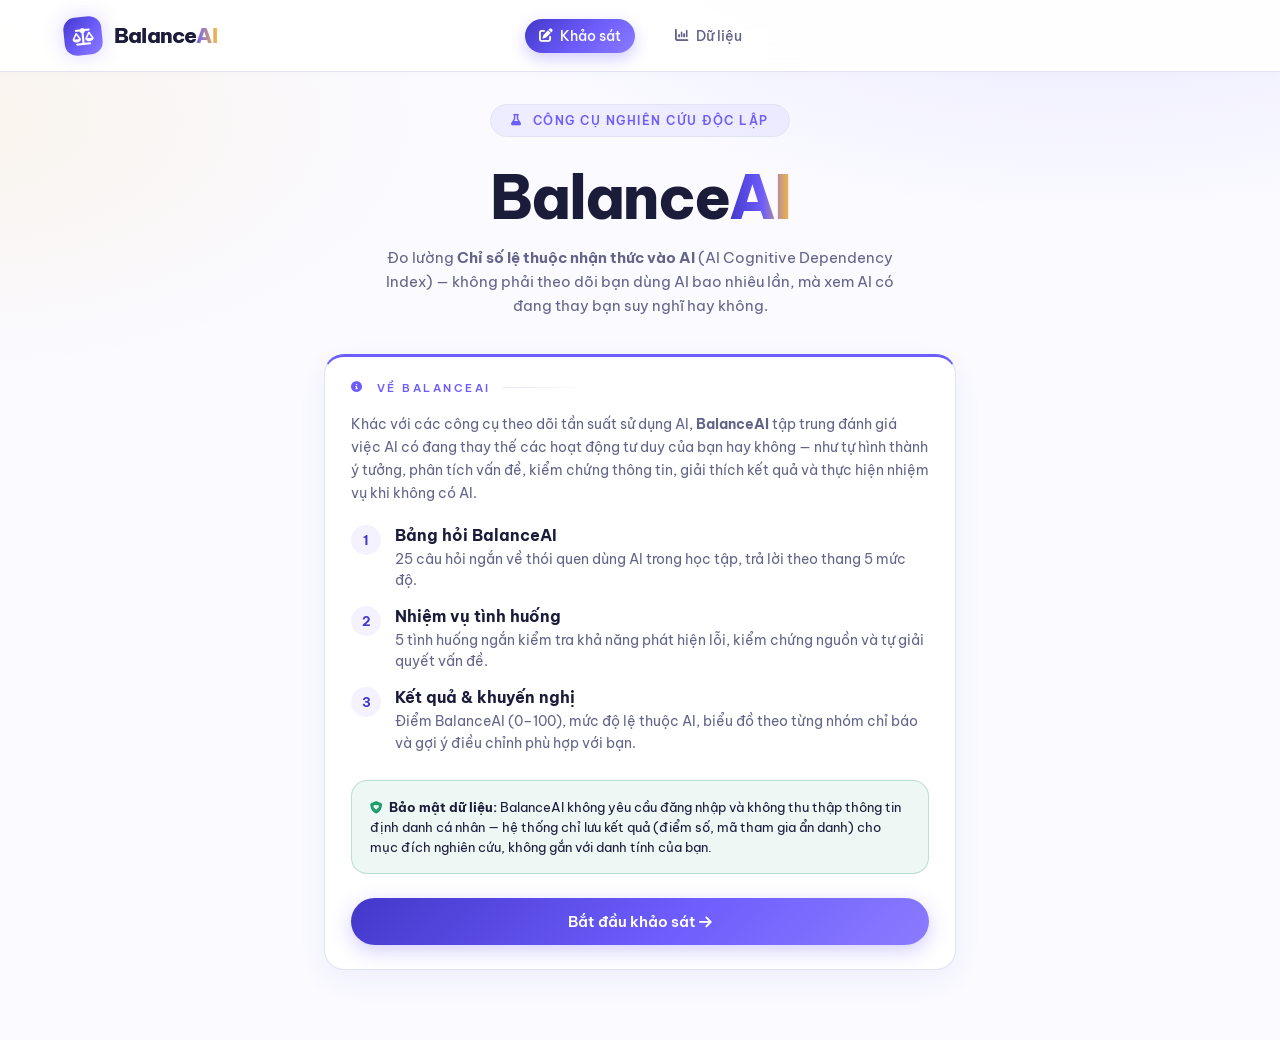
<file: index.html>
<!DOCTYPE html>
<html lang="vi">
<head>
<meta charset="UTF-8" />
<meta name="viewport" content="width=device-width, initial-scale=1.0" />
<title>BalanceAI — Đo lường mức độ lệ thuộc nhận thức vào AI</title>
<link rel="stylesheet" href="https://cdnjs.cloudflare.com/ajax/libs/font-awesome/6.4.0/css/all.min.css">
<link rel="icon" href="data:image/svg+xml,%3Csvg xmlns='http://www.w3.org/2000/svg' viewBox='0 0 100 100'%3E%3Ctext y='.9em' font-size='90'%3E%E2%9A%96%EF%B8%8F%3C/text%3E%3C/svg%3E">
<link rel="stylesheet" href="style.css" />
<style>
  .intro-hero{ text-align:center; padding:0 0 8px; }
  .intro-card{ margin-top:28px; }
  .intro-list{ display:flex; flex-direction:column; gap:14px; margin:18px 0 26px; }
  .intro-list-item{ display:flex; gap:14px; align-items:flex-start; }
  .intro-list-item .n{
    width:30px; height:30px; flex:none; border-radius:50%; background:var(--orange-pale); color:var(--orange2);
    display:flex; align-items:center; justify-content:center; font-weight:700; font-size:13px;
  }
  .intro-list-item p{ font-size:13.5px; color:var(--text-mid); line-height:1.6; margin-top:4px; }
  .intro-list-item strong{ color:var(--text-dark); }
  .privacy-box{
    background:var(--green-pale); border:1px solid rgba(31,157,108,0.25); border-radius:16px; padding:16px 18px;
    font-size:12.5px; color:var(--text-dark); line-height:1.6; margin-bottom:24px;
  }
  .privacy-box i{ color:var(--green); margin-right:6px; }

  .start-overlay{
    position:fixed; inset:0; background:rgba(20,18,50,0.45); backdrop-filter:blur(3px); -webkit-backdrop-filter:blur(3px);
    display:none; align-items:center; justify-content:center; z-index:999; opacity:0; transition:opacity .18s ease;
  }
  .start-overlay.show{ display:flex; }
  .start-overlay.visible{ opacity:1; }
  .start-overlay-box{
    background:#fff; border-radius:20px; padding:30px 38px; text-align:center;
    box-shadow:0 12px 40px rgba(0,0,0,0.18); max-width:260px;
  }
  .start-overlay-box i{ font-size:26px; color:var(--orange2); margin-bottom:12px; display:block; }
  .start-overlay-box p{ font-size:13px; color:var(--text-mid); margin:0; line-height:1.5; }
</style>
</head>
<body>

<main class="acdi-wrap">
  <section class="intro-hero">
    <div class="hero-eyebrow"><i class="fa-solid fa-flask"></i> Công cụ nghiên cứu độc lập</div>
    <h1 class="hero-h1">Balance<em>AI</em></h1>
    <p class="hero-sub">Đo lường <strong>Chỉ số lệ thuộc nhận thức vào AI</strong> (AI Cognitive Dependency Index) — không phải theo dõi bạn dùng AI bao nhiêu lần, mà xem AI có đang thay bạn suy nghĩ hay không.</p>
  </section>

  <div class="card intro-card">
    <div class="section-label"><i class="fa-solid fa-circle-info"></i> Về BalanceAI</div>
    <p style="font-size:13.5px; color:var(--text-mid); line-height:1.7; margin-bottom:20px;">
      Khác với các công cụ theo dõi tần suất sử dụng AI, <strong>BalanceAI</strong> tập trung đánh giá việc AI có đang
      thay thế các hoạt động tư duy của bạn hay không — như tự hình thành ý tưởng, phân tích vấn đề, kiểm chứng
      thông tin, giải thích kết quả và thực hiện nhiệm vụ khi không có AI.
    </p>

    <div class="intro-list">
      <div class="intro-list-item">
        <div class="n">1</div>
        <div><strong>Bảng hỏi BalanceAI</strong><p>25 câu hỏi ngắn về thói quen dùng AI trong học tập, trả lời theo thang 5 mức độ.</p></div>
      </div>
      <div class="intro-list-item">
        <div class="n">2</div>
        <div><strong>Nhiệm vụ tình huống</strong><p>5 tình huống ngắn kiểm tra khả năng phát hiện lỗi, kiểm chứng nguồn và tự giải quyết vấn đề.</p></div>
      </div>
      <div class="intro-list-item">
        <div class="n">3</div>
        <div><strong>Kết quả & khuyến nghị</strong><p>Điểm BalanceAI (0–100), mức độ lệ thuộc AI, biểu đồ theo từng nhóm chỉ báo và gợi ý điều chỉnh phù hợp với bạn.</p></div>
      </div>
    </div>

    <div class="privacy-box">
      <i class="fa-solid fa-shield-heart"></i><strong>Bảo mật dữ liệu:</strong> BalanceAI không yêu cầu đăng nhập và không thu thập thông tin định danh cá nhân — hệ thống chỉ lưu kết quả (điểm số, mã tham gia ẩn danh) cho mục đích nghiên cứu, không gắn với danh tính của bạn.
    </div>

    <a href="balance-info.html" id="startSurveyBtn" class="primary-btn" style="display:block; text-align:center; text-decoration:none;">
      Bắt đầu khảo sát <i class="fa-solid fa-arrow-right"></i>
    </a>
  </div>
</main>

<div id="startOverlay" class="start-overlay">
  <div class="start-overlay-box">
    <i class="fa-solid fa-spinner fa-spin"></i>
    <p>Đang chuẩn bị khảo sát...</p>
  </div>
</div>

<script src="balance-nav.js"></script>
<script>
renderAcdiNav("survey");

const startBtn = document.getElementById("startSurveyBtn");
const startOverlay = document.getElementById("startOverlay");
startBtn.addEventListener("click", (e) => {
  e.preventDefault();
  const dest = startBtn.getAttribute("href");
  startOverlay.classList.add("show");
  requestAnimationFrame(() => startOverlay.classList.add("visible"));
  setTimeout(() => { window.location.href = dest; }, 350);
});
</script>
</body>
</html>
</file>
<file: style.css>
@import url('https://fonts.googleapis.com/css2?family=Be+Vietnam+Pro:ital,wght@0,300;0,400;0,500;0,600;0,700;0,800;1,600;1,700&display=swap');

*,*::before,*::after{box-sizing:border-box;margin:0;padding:0}

:root{
  --bg:#fafaff;
  --card-bg:#ffffff;
  --text-dark:#1b1b3a;
  --text-mid:#64648a;
  --text-dim:#9a9ab8;
  /* tên biến giữ nguyên để không phải sửa các trang; giá trị đã chuyển sang tông tím–chàm */
  --orange:#6d5dfc;
  --orange2:#4338ca;
  --orange-glow:rgba(109,93,252,0.18);
  --orange-pale:rgba(109,93,252,0.08);
  --gold:#f5b942;
  --border:#e2e3f5;
  --green:#1f9d6c;
  --green-pale:rgba(31,157,108,0.08);
  --red:#e74c3c;
  --red-pale:rgba(231,76,60,0.08);
  --radius:20px;
  --grad:linear-gradient(135deg,#4338ca 0%,#6d5dfc 55%,#8b7bff 100%);
}

html{scroll-behavior:smooth; overflow-x:hidden;}
body{
  font-family:'Be Vietnam Pro',sans-serif; color:var(--text-dark);
  overflow-x:hidden; padding-top:72px; min-height:100vh;
  background:
    radial-gradient(900px 420px at 85% -80px, rgba(109,93,252,0.13), transparent 70%),
    radial-gradient(700px 360px at -5% 120px, rgba(245,185,66,0.10), transparent 70%),
    var(--bg);
  background-attachment:fixed;
}

h1,h2,h3,.logo-type,.section-title,.hero-h1{ font-family:'Be Vietnam Pro',sans-serif; letter-spacing:-0.02em; }

a{ color:var(--orange); }

/* ══════════ NAV (dùng chung, xem nav.js) ══════════ */
.site-nav{
  position:fixed; top:0; left:0; right:0; z-index:200;
  display:grid; grid-template-columns:1fr auto 1fr; align-items:center;
  padding:0 5%; height:72px; column-gap:16px;
  background:rgba(255,255,255,0.92);
  backdrop-filter:blur(20px);
  border-bottom:1px solid var(--border);
  box-shadow:0 2px 12px rgba(0,0,0,0.02);
}
.logo{ display:flex; align-items:center; gap:12px; text-decoration:none; justify-self:start; }
.logo-mark{
  width:38px; height:38px;
  background:var(--grad);
  border-radius:12px;
  display:flex; align-items:center; justify-content:center;
  font-size:17px; color:#fff; transform:rotate(-6deg);
  box-shadow:0 0 20px rgba(109,93,252,0.25);
}
.logo-type{ font-size:21px; font-weight:800; letter-spacing:-0.8px; }
.logo-ai{ background:linear-gradient(90deg,var(--orange),var(--gold)); -webkit-background-clip:text; background-clip:text; color:transparent; -webkit-text-fill-color:transparent; font-weight:800; }
.logo-rest{ color:var(--text-dark); }

.nav-menu{ display:flex; align-items:center; gap:26px; justify-self:center; }
.nav-link{
  font-size:13.5px; font-weight:500; color:var(--text-mid); text-decoration:none;
  display:flex; align-items:center; gap:7px; transition:color .2s;
}
.nav-link{ padding:8px 14px; border-radius:999px; }
.nav-link:hover{ color:var(--orange2); background:var(--orange-pale); }
.nav-link.active{ color:#fff; background:var(--grad); box-shadow:0 6px 16px rgba(109,93,252,0.30); }

.nav-right{ display:flex; align-items:center; gap:16px; justify-self:end; }
.nav-user-box{ display:flex; align-items:center; gap:12px; }
.nav-user-email{ font-size:12.5px; color:var(--text-mid); }

.nav-pill-btn{
  background:var(--grad);
  border:none; border-radius:30px; padding:8px 18px;
  font-size:12.5px; font-weight:600; color:#fff; cursor:pointer;
  display:flex; align-items:center; gap:8px; font-family:'Be Vietnam Pro',sans-serif;
  transition:all .25s;
}
.nav-pill-btn:hover{ transform:translateY(-2px); box-shadow:0 6px 18px rgba(109,93,252,0.35); }

.menu-toggle{
  display:none; background:transparent; border:1px solid var(--border); border-radius:30px;
  width:42px; height:38px; align-items:center; justify-content:center;
  font-size:16px; color:var(--orange); cursor:pointer; transition:all .25s;
}
.menu-toggle:hover, .menu-toggle.open{ background:var(--orange); color:#fff; border-color:var(--orange); }

.mobile-menu-panel{
  position:fixed; top:72px; left:0; right:0; z-index:190;
  background:rgba(255,255,255,0.98); backdrop-filter:blur(20px);
  border-bottom:1px solid var(--border);
  transform:translateY(-100%); opacity:0; pointer-events:none;
  transition:all .3s ease;
}
.mobile-menu-panel.open{ transform:translateY(0); opacity:1; pointer-events:auto; }
.nav-links-mobile{ display:flex; flex-direction:column; padding:18px 5%; gap:4px; }
.nav-link-mobile{
  padding:13px 4px; font-size:15px; font-weight:500; color:var(--text-dark);
  text-decoration:none; display:flex; align-items:center; gap:12px;
  border-bottom:1px solid var(--border);
}
.nav-link-mobile i{ width:20px; color:var(--orange); }
.nav-link-mobile:hover, .nav-link-mobile.active{ color:var(--orange); }

@media(max-width:900px){
  .nav-menu{ display:none; }
  .menu-toggle{ display:flex; }
  .nav-user-box{ display:none !important; }
}
.mobile-user-email{
  font-size:12px; color:var(--text-mid); padding:8px 4px 2px; word-break:break-all;
}

/* ══════════ Auth screen ══════════ */
.auth-screen{
  min-height:calc(100vh - 72px);
  display:flex; align-items:center; justify-content:center; padding:24px;
  background:
    radial-gradient(circle at 15% 15%, var(--orange-pale), transparent 40%),
    radial-gradient(circle at 85% 85%, rgba(109,93,252,0.06), transparent 40%),
    var(--bg);
}
.auth-card{
  width:100%; max-width:400px; background:var(--card-bg);
  border:1px solid var(--border); border-radius:32px; padding:38px 34px;
  box-shadow:0 20px 50px rgba(67,56,202,0.06);
}
.auth-card h1{ font-size:28px; font-weight:700; margin:0 0 8px; color:var(--text-dark); letter-spacing:-0.5px; }
.subtitle{ font-size:13.5px; color:var(--text-mid); line-height:1.6; margin:0 0 24px; }

.tabs{ display:flex; background:#fff; border:1px solid var(--border); border-radius:999px; padding:4px; margin-bottom:18px; }
.tab{ flex:1; padding:9px 0; border:none; background:transparent; border-radius:999px;
  font-size:13px; font-weight:600; color:var(--text-mid); cursor:pointer; font-family:'Be Vietnam Pro',sans-serif; }
.tab.active{ background:var(--grad); color:#fff; }

.auth-card input{
  width:100%; padding:12px 16px; margin-bottom:11px; border:1px solid var(--border);
  border-radius:14px; font-size:14px; background:#fff; font-family:'Be Vietnam Pro',sans-serif;
}
.auth-card input:focus{ outline:none; border-color:var(--orange); }

.primary-btn{
  width:100%; padding:14px 0; border:none; border-radius:999px;
  background:var(--grad); color:#fff;
  font-size:14.5px; font-weight:600; cursor:pointer; font-family:'Be Vietnam Pro',sans-serif;
  box-shadow:0 6px 20px rgba(109,93,252,0.3); transition:all .25s;
}
.primary-btn:hover{ transform:translateY(-2px); box-shadow:0 10px 26px rgba(109,93,252,0.4); }

.auth-message{ margin-top:10px; font-size:12.5px; color:var(--red); min-height:16px; line-height:1.4; }

/* ══════════ Content / cards ══════════ */
.content{ max-width:1100px; margin:0 auto; padding:40px 5% 70px; }

.card{
  background:var(--card-bg); border:1px solid var(--border); border-radius:var(--radius);
  padding:24px 26px; box-shadow:0 10px 30px rgba(67,56,202,0.06); border-top:3px solid var(--orange);
}

.section-title{ font-size:20px; font-weight:700; margin:0 0 14px; color:var(--text-dark); letter-spacing:-0.3px; }
.section-label{
  font-size:11px; font-weight:600; color:var(--orange); letter-spacing:2.5px; text-transform:uppercase;
  margin-bottom:18px; display:flex; align-items:center; gap:12px;
}
.section-label::after{ content:''; flex:1; height:1px; background:linear-gradient(to right,var(--border),transparent); max-width:80px; }

/* ══════════ Landing hero + feature cards ══════════ */
.hero{ text-align:center; padding:56px 5% 20px; }
.hero-eyebrow{
  display:inline-flex; align-items:center; gap:10px; border:1px solid var(--border);
  border-radius:30px; padding:8px 20px; font-size:11.5px; font-weight:600; color:var(--orange);
  letter-spacing:1.5px; text-transform:uppercase; margin-bottom:28px; background:var(--orange-pale);
}
.hero-h1{ font-size:clamp(38px,6vw,60px); font-weight:800; line-height:1.08; letter-spacing:-1.8px;
  margin-bottom:16px; color:var(--text-dark); }
.hero-h1 em{ font-style:normal; font-weight:800; background:linear-gradient(90deg,var(--orange2),var(--orange) 55%,var(--gold)); -webkit-background-clip:text; background-clip:text; color:transparent; -webkit-text-fill-color:transparent; }
.hero-sub{ font-size:15px; color:var(--text-mid); max-width:520px; margin:0 auto; line-height:1.6; }

.landing-grid{ display:grid; grid-template-columns:repeat(2,1fr); gap:20px; margin-top:36px; max-width:760px; margin-left:auto; margin-right:auto; }

.feature-card{
  background:var(--card-bg); border:1px solid var(--border); border-radius:28px; padding:30px 26px;
  text-decoration:none; color:var(--text-dark); display:block; transition:all .3s;
}
.feature-card:hover{ transform:translateY(-5px); border-color:var(--orange); box-shadow:0 14px 32px rgba(67,56,202,0.07); }

.feat-icon{
  width:52px; height:52px; background:var(--orange-pale); border-radius:16px;
  display:flex; align-items:center; justify-content:center; font-size:24px; color:var(--orange); margin-bottom:20px;
}
.feature-card h2{ font-size:21px; font-weight:700; margin:0 0 10px; letter-spacing:-0.2px; }
.feature-card p{ font-size:13.5px; color:var(--text-mid); line-height:1.65; margin:0; }

@media (max-width:1000px){
  .landing-grid{ grid-template-columns:1fr; max-width:420px; }
}
@media (max-width:700px){
  .landing-grid{ grid-template-columns:1fr; }
  .content{ padding:28px 5% 50px; }
}

/* ══════════ Nút tải tiện ích ══════════ */
.download-ext-btn{
  display:inline-flex; align-items:center; gap:10px; margin-top:22px;
  background:var(--grad); color:#fff; text-decoration:none;
  padding:13px 26px; border-radius:16px; font-weight:600; font-size:14px;
  box-shadow:0 8px 22px rgba(109,93,252,0.3); transition:all .25s;
}
.download-ext-btn:hover{ transform:translateY(-2px); box-shadow:0 12px 28px rgba(109,93,252,0.4); }
.download-ext-btn i{ font-size:16px; }

/* ══════════ Khối "Kiểm soát AI đúng cách" — 5 bước sinh động ══════════ */
.control-banner{
  text-align:center; max-width:640px; margin:0 auto 10px;
}
.control-banner .badge-line{
  display:inline-flex; align-items:center; gap:8px; background:var(--red-pale); color:var(--red);
  border-radius:999px; padding:7px 16px; font-size:11.5px; font-weight:700; letter-spacing:0.5px;
  text-transform:uppercase; margin-bottom:14px;
}
.control-banner h3{ font-size:22px; font-weight:600; color:var(--text-dark); margin-bottom:8px; }
.control-banner p{ font-size:13.5px; color:var(--text-mid); line-height:1.6; }

.steps-flow{
  display:grid; grid-template-columns:repeat(5,1fr); gap:0; margin:40px 0 10px; position:relative;
}
.step-node{
  position:relative; text-align:center; padding:0 8px; cursor:default;
}
.step-node::after{
  content:''; position:absolute; top:34px; left:50%; width:100%; height:3px;
  background:repeating-linear-gradient(to right, var(--border) 0 8px, transparent 8px 14px);
  z-index:0;
}
.step-node:last-child::after{ display:none; }
.step-circle{
  width:68px; height:68px; border-radius:50%; margin:0 auto 14px; position:relative; z-index:1;
  display:flex; align-items:center; justify-content:center; font-size:24px; color:#fff;
  background:linear-gradient(135deg,var(--step-color-2,var(--orange2)),var(--step-color-1,var(--orange)));
  box-shadow:0 8px 20px var(--step-shadow, rgba(109,93,252,0.3));
  transition:transform .25s;
}
.step-node:hover .step-circle{ transform:scale(1.1) translateY(-4px); }
.step-num{
  position:absolute; top:-6px; right:-6px; width:22px; height:22px; border-radius:50%;
  background:#fff; border:2px solid var(--step-color-1,var(--orange)); color:var(--text-dark);
  font-size:11px; font-weight:800; display:flex; align-items:center; justify-content:center;
}
.step-label{ font-size:13px; font-weight:700; color:var(--text-dark); margin-bottom:4px; }
.step-desc{ font-size:11.5px; color:var(--text-mid); line-height:1.45; }

@media (max-width:900px){
  .steps-flow{ grid-template-columns:1fr; gap:26px; }
  .step-node::after{ display:none; }
}

/* ══════════ BalanceAI CHECK — nay là 1 mục tính năng chính thức, dùng chung site-nav ══════════ */
.acdi-wrap{ max-width:760px; margin:0 auto; padding:32px 5% 70px; }

.acdi-progress-track{ height:8px; border-radius:999px; background:var(--orange-pale); overflow:hidden; margin-bottom:26px; }
.acdi-progress-fill{ height:100%; background:linear-gradient(90deg,var(--orange),var(--gold)); border-radius:999px; transition:width .3s; }
.acdi-progress-label{ font-size:11.5px; color:var(--text-mid); margin-bottom:8px; text-align:right; }

.acdi-group-title{ font-size:12px; font-weight:700; color:var(--orange2); letter-spacing:1px; text-transform:uppercase; margin-bottom:4px; }
.acdi-group-desc{ font-size:12.5px; color:var(--text-mid); margin-bottom:20px; }

.acdi-q-block{ margin-bottom:26px; }
.acdi-q-text{ font-size:14.5px; color:var(--text-dark); margin-bottom:12px; line-height:1.5; }
.acdi-likert{ display:flex; gap:8px; flex-wrap:wrap; }
.acdi-likert label{
  flex:1; min-width:90px; text-align:center; border:1.5px solid var(--border); border-radius:12px; background:#fff;
  padding:10px 6px; cursor:pointer; font-size:11.5px; color:var(--text-mid); transition:all .2s;
}
.acdi-likert input{ display:none; }
.acdi-likert label:hover{ border-color:var(--orange); }
.acdi-likert label:has(input:checked){ border-color:var(--orange); background:var(--grad); color:#fff; font-weight:700; box-shadow:0 6px 14px rgba(109,93,252,0.28); }

.acdi-nav-btns{ display:flex; justify-content:space-between; gap:12px; margin-top:20px; }
.acdi-btn-secondary{
  padding:12px 24px; border:1.5px solid var(--border); border-radius:999px; background:#fff;
  font-weight:600; font-size:13.5px; color:var(--text-dark); cursor:pointer; font-family:'Be Vietnam Pro',sans-serif;
}
.acdi-btn-secondary:hover{ border-color:var(--orange); color:var(--orange2); }
.acdi-btn-primary{
  padding:12px 28px; border:none; border-radius:999px; background:var(--grad);
  color:#fff; font-weight:700; font-size:13.5px; cursor:pointer; font-family:'Be Vietnam Pro',sans-serif;
  box-shadow:0 6px 18px rgba(109,93,252,0.3);
}
.acdi-btn-primary:hover{ transform:translateY(-2px); }
.acdi-btn-primary:disabled{ opacity:.5; cursor:not-allowed; transform:none; }

.acdi-scenario-box{ background:var(--orange-pale); border:1px solid var(--border); border-left:4px solid var(--gold); border-radius:16px; padding:16px 18px; margin-bottom:16px; font-size:13.5px; line-height:1.6; }
.acdi-scenario-box .ai-answer{ font-style:italic; color:var(--text-dark); margin-top:8px; }
.acdi-choice-list{ display:flex; flex-direction:column; gap:10px; }
.acdi-choice-list label{
  display:flex; gap:10px; align-items:flex-start; border:1.5px solid var(--border); border-radius:14px;
  padding:12px 14px; cursor:pointer; font-size:13.5px; color:var(--text-dark); transition:all .2s;
}
.acdi-choice-list label:has(input:checked){ border-color:var(--orange); background:var(--orange-pale); }
.acdi-choice-list input{ margin-top:3px; }
.acdi-textarea, .acdi-number-input{
  width:100%; padding:12px 14px; border:1.5px solid var(--border); border-radius:14px;
  font-size:13.5px; font-family:'Be Vietnam Pro',sans-serif;
}
.acdi-textarea{ min-height:100px; resize:vertical; }

.acdi-gauge-wrap{ text-align:center; margin:10px 0 24px; }
.acdi-gauge-score{ font-family:'Be Vietnam Pro',sans-serif; font-size:56px; font-weight:600; color:var(--orange2); line-height:1; }
.acdi-gauge-level{
  display:inline-block; margin-top:10px; padding:8px 20px; border-radius:999px; color:#fff; font-weight:700; font-size:13px;
}
.acdi-gauge-range{ font-size:12px; color:var(--text-mid); margin-top:6px; }
.acdi-consent-box{ display:flex; gap:10px; align-items:flex-start; font-size:12.5px; color:var(--text-mid); margin:14px 0; }
.acdi-code-box{
  font-family:'Be Vietnam Pro',sans-serif; font-size:24px; font-weight:600; letter-spacing:3px; color:var(--orange2);
  background:var(--orange-pale); border:1.5px dashed var(--orange); border-radius:14px; padding:10px 18px; text-align:center;
}
</file>
